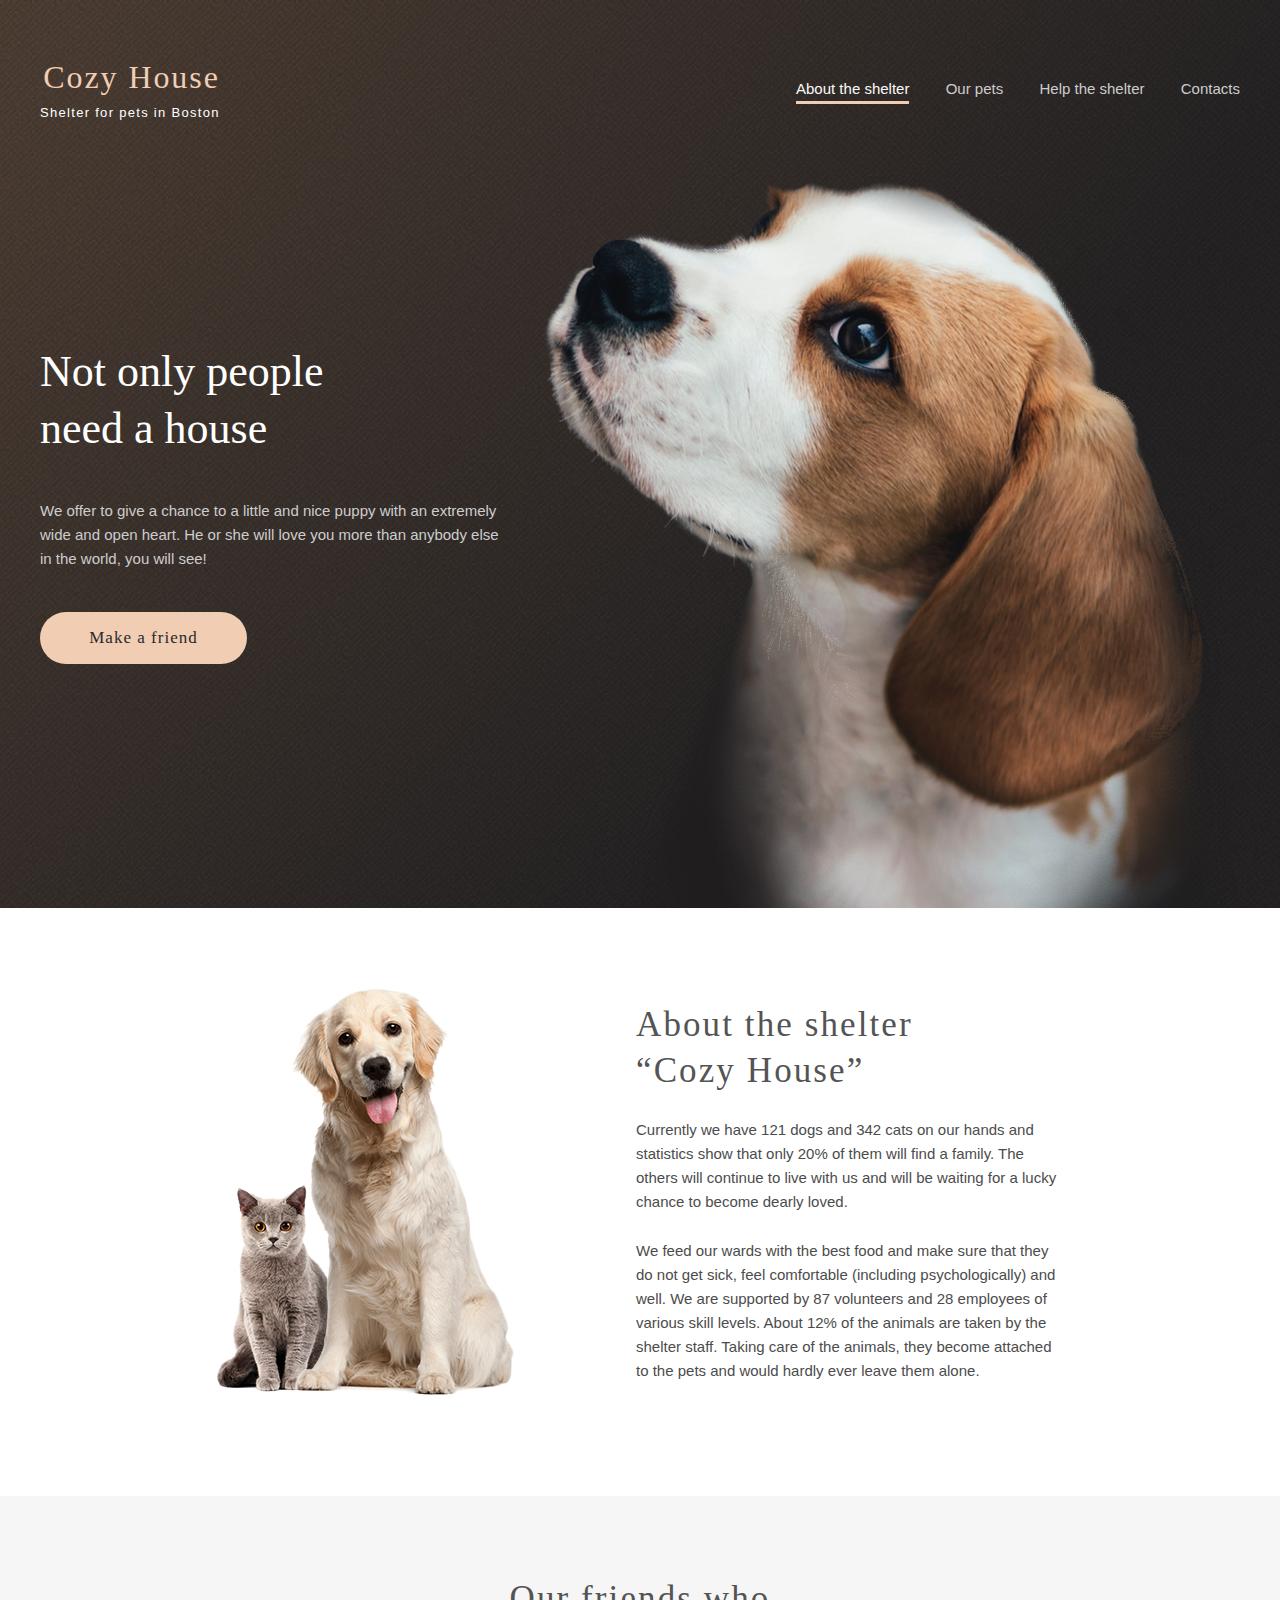
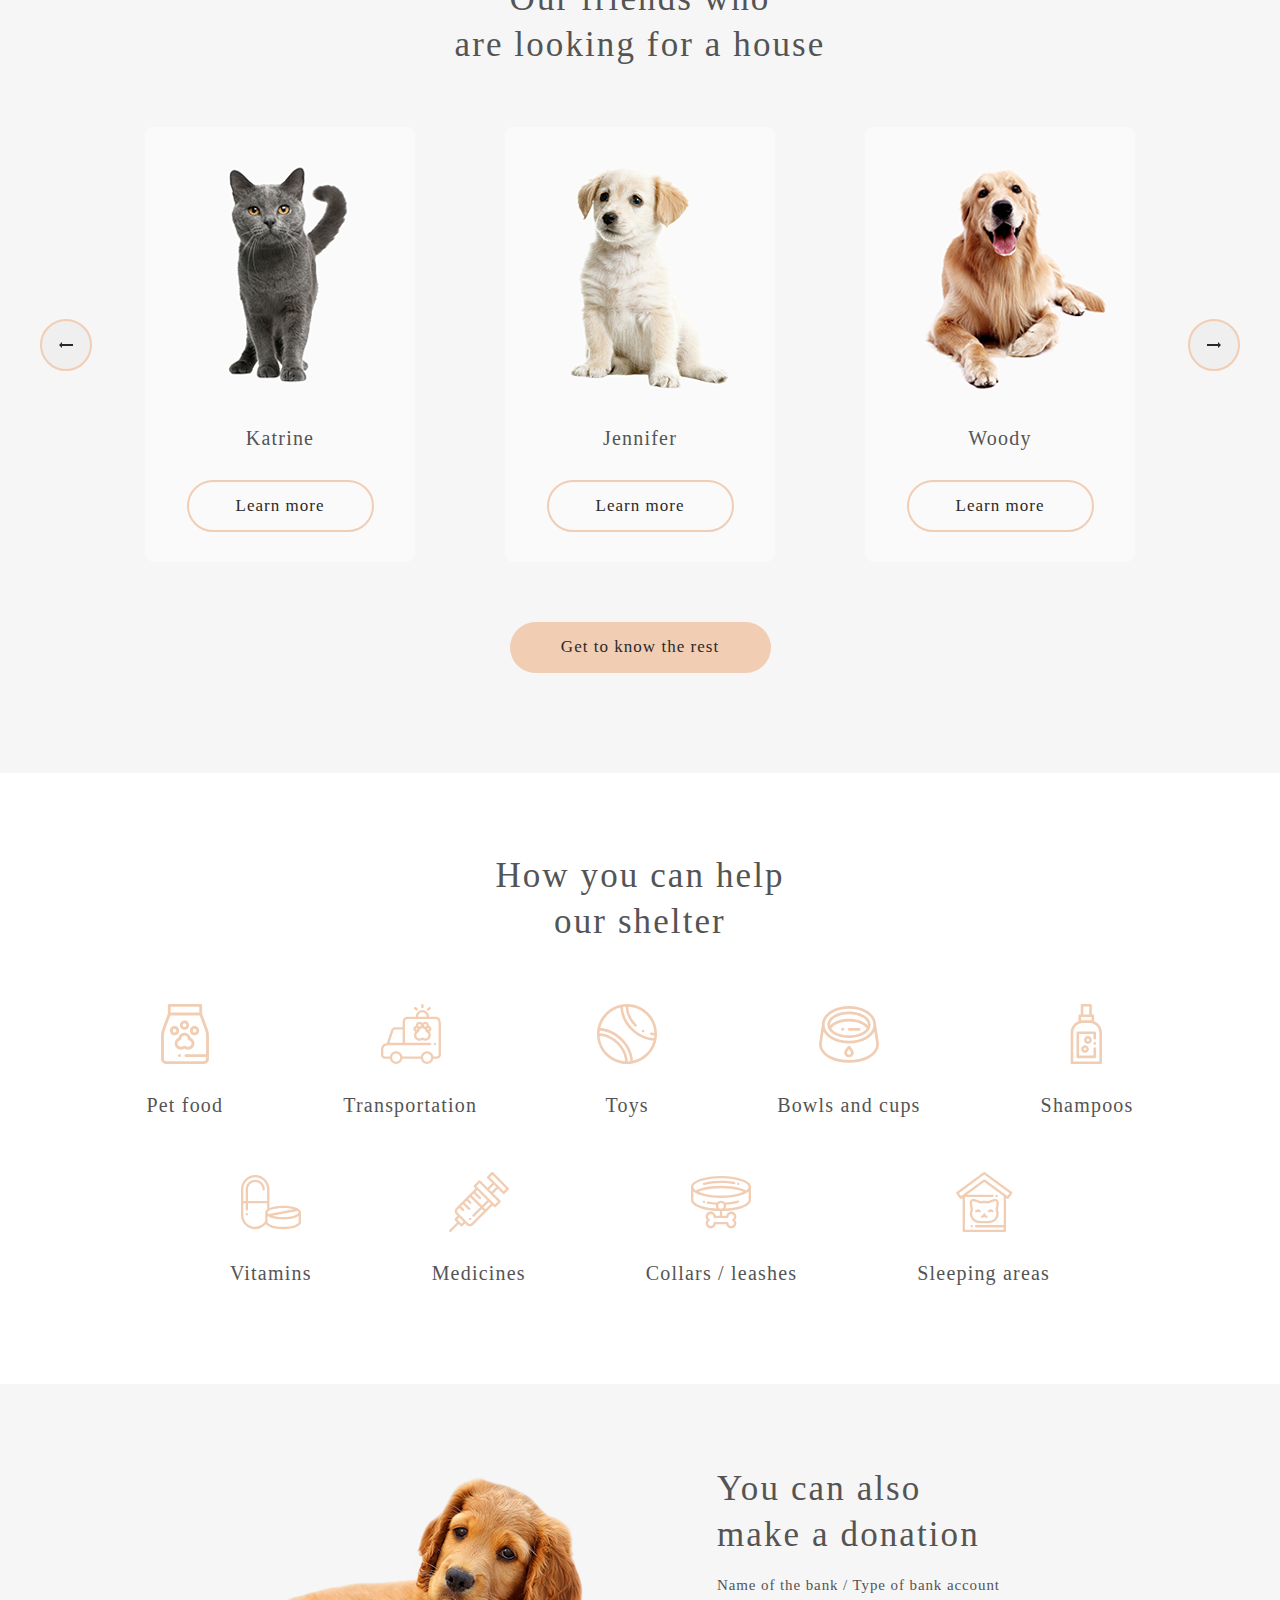
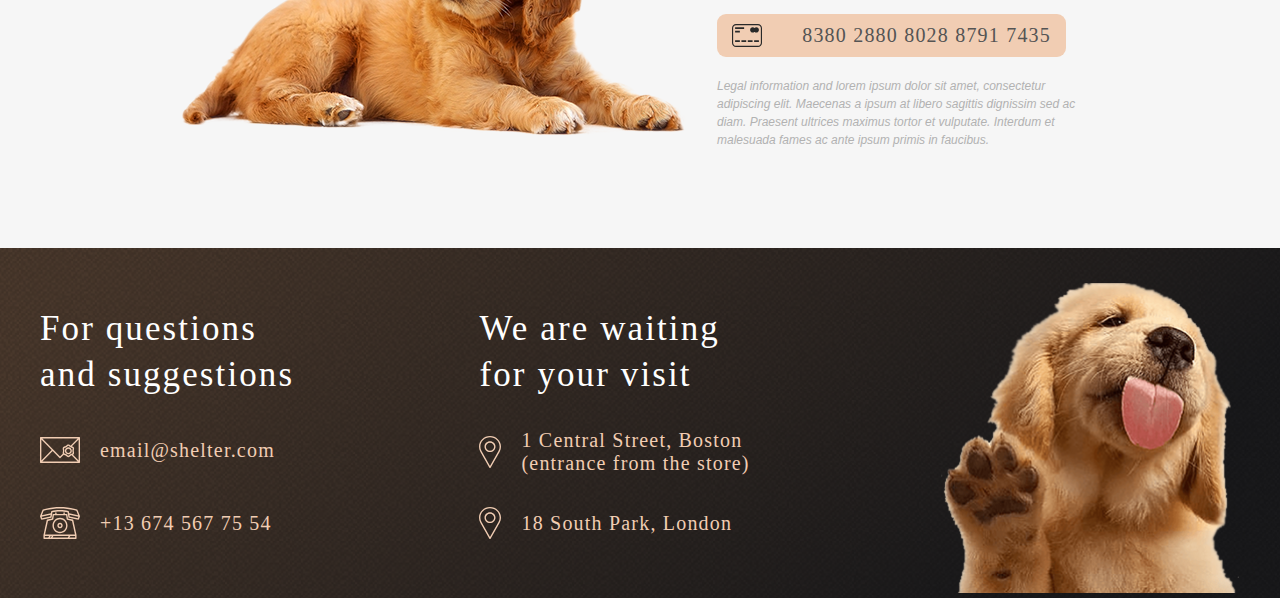
<file: pages/main/index.html>
<!DOCTYPE html>
<html lang="en">

<head>
    <meta charset="UTF-8">
    <meta name="viewport" content="width=device-width, initial-scale=1.0">
    <title>shelter</title>
    <link rel="stylesheet" href="style.css">
</head>

<body>
    <div class="header-wrapper">
        <section class="header-block">
            <header>
                <a href="./index.html" class="header-logo">
                    <h1 class="header-logo-title">
                        Cozy House
                    </h1>
                    <div class="header-logo-subtitle">
                        Shelter for pets in Boston
                    </div>
                </a>
                <nav class="header-nav">
                    <a class="header-nav-link header-nav-link-active" href="./index.html">About the shelter</a>
                    <a class="header-nav-link" href="../pets/index.html">Our pets</a>
                    <a class="header-nav-link" href="#">Help the shelter</a>
                    <a class="header-nav-link" href="#">Contacts</a>
                </nav>
                <div class="burger-button under768"><span></span></div>
            </header>
            <div class="header-content">
                <div class="content-text-part">
                    <h2 class="header-text-title">
                        Not only people need a house
                    </h2>
                    <div class="text-desc">
                        We offer to give a chance to a little and nice puppy with an extremely wide and open heart. He
                        or
                        she will love you more than anybody else in the world, you will see!
                    </div>
                    <button onclick="document.location='../pets/index.html'" class="main-btn header-btn"
                        href="../pets/index.html">
                        Make a friend
                    </button>
                </div>

                <div class="content-img-part">
                    <img src="../../assets/images/start-screen-puppy.png" alt="start-screen-puppy">
                </div>
            </div>
        </section>
    </div>

    <section class="about">
        <div class="about-container">
            <div class="about-content-img-part">
                <img src="../../assets/images/about-pets.png" alt="about-pets">
            </div>

            <div class="about-content-text-part">
                <h2 class="text-title about-text-title">
                    About the shelter “Cozy House”
                </h2>
                <div class="about-text-desc">
                    <p class="about-text-desc-p p1">
                        Currently we have 121 dogs and 342 cats on our hands and statistics show that only 20% of them
                        will find a family. The others will continue to live with us and will be waiting for a lucky
                        chance to become dearly loved.
                    </p>
                    <p class="about-text-desc-p p2">
                        We feed our wards with the best food and make sure that they do not get sick, feel comfortable
                        (including psychologically) and well. We are supported by 87 volunteers and 28 employees of
                        various skill levels. About 12% of the animals are taken by the shelter staff. Taking care of
                        the animals, they become attached to the pets and would hardly ever leave them alone.
                    </p>
                </div>
            </div>
        </div>
    </section>
    <div class="our-friends-wrapper">
        <section class="our-friends">
            <div class="our-friends-container">
                <h2 class="text-title-center">
                    Our friends who <br>
                    are looking for a house
                </h2>
                <div class="slider-wrapper">
                    <button class="slider-btn slider-btn-prev">
                        <img src="../../assets/icons/ArrowL.svg" alt="ArrowL">
                    </button>
                    <div class="animal-cards"></div>
                    <button class="slider-btn slider-btn-next">
                        <img src="../../assets/icons/ArrowR.svg" alt="ArrowR">
                    </button>
                </div>
                <button onclick="document.location='../pets/index.html'"
                    class="main-btn our-friends-btn our-friends-btn320">
                    Get to know the rest
                </button>
            </div>
        </section>
    </div>

    <section class="help-section">
        <div class="help-section-container">
            <h2 class="text-title-center">
                How you can help<br>
                our shelter
            </h2>
            <div class="icons-container">
                <div class="icon-item icon-item-1">
                    <img src="../../assets/icons/icon-pet-food.svg" alt="">
                    <h3 class="icon-header">Pet food</h3>
                </div>
                <div class="icon-item icon-item-2">
                    <img src="../../assets/icons/icon-transportation.svg" alt="">
                    <h3 class="icon-header">Transportation</h3>
                </div>
                <div class="icon-item icon-item-3">
                    <img src="../../assets/icons/toys.svg" alt="">
                    <h3 class="icon-header">Toys</h3>
                </div>
                <div class="icon-item icon-item-4">
                    <img src="../../assets/icons/bowls-and-cups.svg" alt="">
                    <h3 class="icon-header">Bowls and cups</h3>
                </div>
                <div class="icon-item icon-item-5">
                    <img src="../../assets/icons/shampoos.svg" alt="">
                    <h3 class="icon-header">Shampoos</h3>
                </div>

                <div class="icon-item icon-item-6">
                    <img src="../../assets/icons/vitamins.svg" alt="">
                    <h3 class="icon-header">Vitamins</h3>
                </div>
                <div class="icon-item icon-item-7">
                    <img src="../../assets/icons/medicines.svg" alt="">
                    <h3 class="icon-header">Medicines</h3>
                </div>
                <div class="icon-item icon-item-8">
                    <img src="../../assets/icons/collars-or-leashes.svg" alt="">
                    <h3 class="icon-header">Collars / leashes</h3>
                </div>
                <div class="icon-item icon-item-9">
                    <img src="../../assets/icons/sleeping-area.svg" alt="">
                    <h3 class="icon-header">Sleeping areas</h3>
                </div>

            </div>
        </div>
    </section>

    <div class="donation-wrapper">
        <section class="donation-section">
            <div class="donation-section-container">
                <div class="donation-section-img-part">
                    <img src="../../assets/images/donation-dog.png" alt="about-pets">
                </div>

                <div class="donation-section-text-part">
                    <h2 class="text-title">
                        You can also <br> make a donation
                    </h2>
                    <div class="donation-section-text-desc">
                        <h5 class="donation-section-subtitle">
                            Name of the bank / Type of bank account
                        </h5>
                        <a href="#" class="donation-section-card">
                            <div class="donation-section-card-container">
                                <img src="../../assets/icons/credit-card.svg" alt="credit-card">
                                <div class="donation-section-card-number">8380 2880 8028 8791 7435</div>
                            </div>
                        </a>
                        <p class="legal-information">
                            Legal information and lorem ipsum dolor sit amet, consectetur adipiscing elit. Maecenas a
                            ipsum at libero sagittis dignissim sed ac diam. Praesent ultrices maximus tortor et
                            vulputate. Interdum et malesuada fames ac ante ipsum primis in faucibus.
                        </p>
                    </div>
                </div>
            </div>
        </section>
    </div>

    <div class="footer-wrapper">
        <footer>
            <div class="footer-container">
                <div class="for-questions-block">
                    <h3 class="footer-title">
                        For questions <br> and suggestions
                    </h3>
                    <a href="mailto:https://mail.yandex.ru/" class="footer-row footer-mail-to">
                        <img src="../../assets/icons/mail.svg" alt="mail">
                        <h4 class="footer-row-desc">email@shelter.com</h4>
                    </a>
                    <a href="tel:+136745677554" class="footer-row for-questions-row">
                        <img src="../../assets/icons/phone.svg" alt="mail">
                        <h4 class="footer-row-desc">+13 674 567 75 54</h4>
                    </a>

                </div>
                <div class="we-are-waiting-block">
                    <h3 class="footer-title we-are-waiting-title">
                        We are waiting <br> for your visit
                    </h3>
                    <a href="https://www.google.com/maps/place/1+Central+St,+Boston,+MA+02109,+%D0%A1%D0%A8%D0%90/@42.3585519,-71.056915,17z/data=!3m1!4b1!4m5!3m4!1s0x89e370868bc2ce7b:0x82fa7db94f5fea9e!8m2!3d42.3585519!4d-71.0547263"
                        target="_blank" class="footer-row we-are-waiting-row">
                        <img class="footer-row-icon" src="../../assets/icons/pin.svg" alt="mail">
                        <h4 class="footer-row-desc footer-row-desc-1">1 Central Street, Boston <br> (entrance from the
                            store)</h4>
                    </a>
                    <a href="https://www.google.com/maps/search/18+South+Park,+London/@51.4314171,-0.1321769,13z/data=!3m1!4b1"
                        target="_blank" class="footer-row we-are-waiting-row">
                        <img class="footer-row-icon" src="../../assets/icons/pin.svg" alt="mail">
                        <h4 class="footer-row-desc footer-row-desc-2">18 South Park, London</h4>
                    </a>
                </div>
                <div class="img-block">
                    <img src="../../assets/images/footer-puppy.png" alt="footer-puppy">
                </div>

            </div>
        </footer>
    </div>

    


    <script src="./script.js"></script>
</body>

</html>
</file>
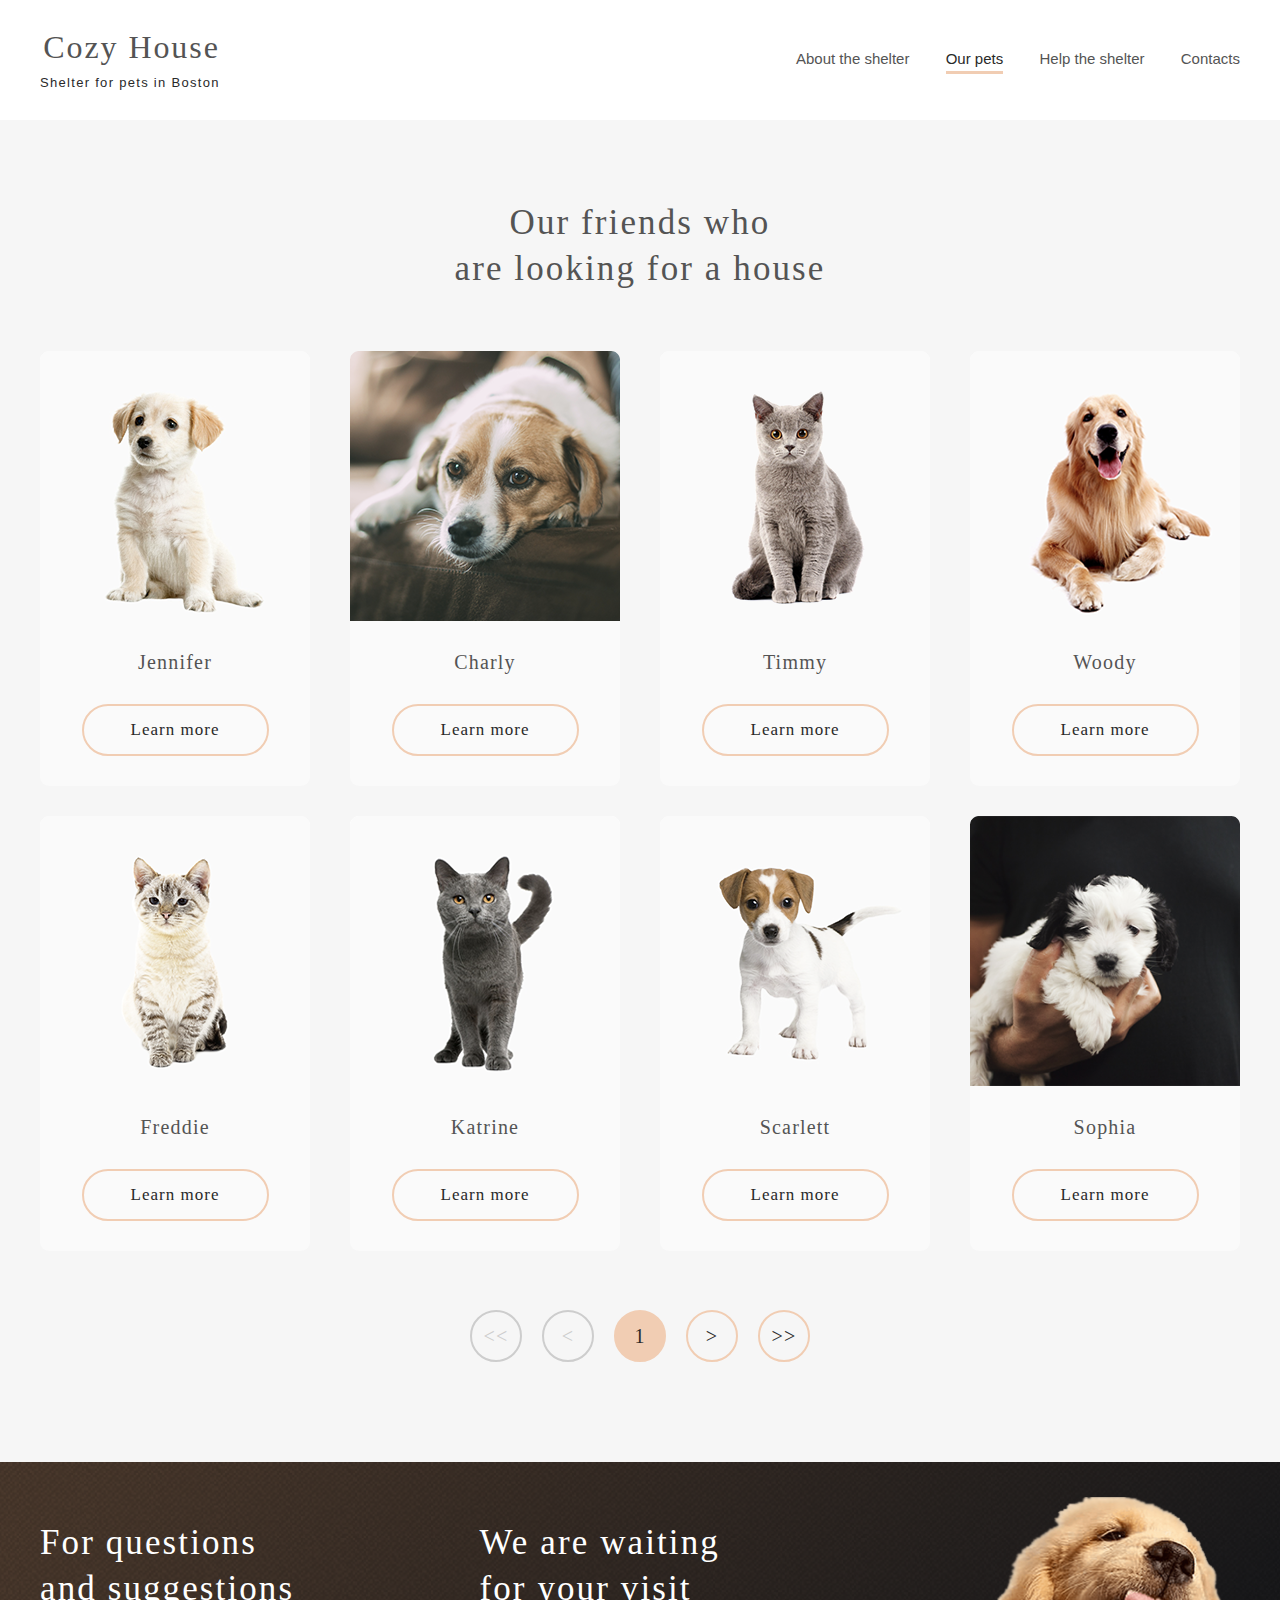
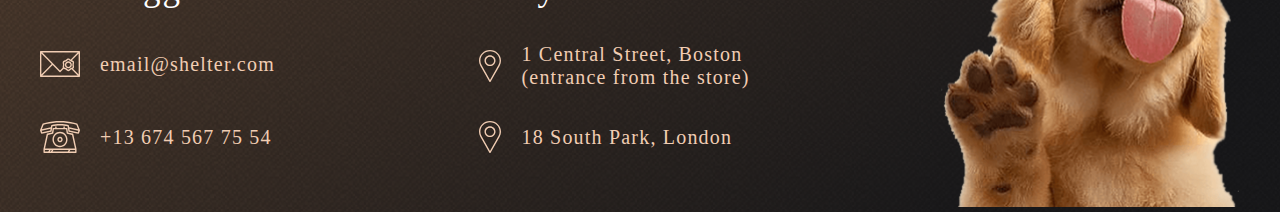
<file: pages/pets/index.html>
<!DOCTYPE html>
<html lang="en">

<head>
    <meta charset="UTF-8">
    <meta name="viewport" content="width=device-width, initial-scale=1.0">
    <title>pets</title>
    <link rel="stylesheet" href="style.css">
</head>

<body>
    <div class="header-wrapper">
        <section class="header-block">
            <header>
                <a href="../main/index.html" class="header-logo">
                    <h1 class="header-logo-title">
                        Cozy House
                    </h1>
                    <div class="header-logo-subtitle">
                        Shelter for pets in Boston
                    </div>
                </a>
                <nav class="header-nav">
                    <a class="header-nav-link" href="../main/index.html">About the shelter</a>
                    <a class="header-nav-link header-nav-link-active" href="./index.html">Our pets</a>
                    <a class="header-nav-link" href="#">Help the shelter</a>
                    <a class="header-nav-link" href="#">Contacts</a>
                </nav>
                <div class="burger-button under768"><span></span></div>
            </header>            
        </section>
    </div>

    <div class="our-friends-wrapper">
        <section class="our-friends">
            <div class="our-friends-container">
                <h2 class="text-title-center">
                    Our friends who <br>
                    are looking for a house
                </h2>
                <div class="pet-cards-wrapper"></div>
                <div class="pet-cards-pagination">
                    <button disabled="true" class="pag-btn disabled pag-btn-first">
                        <<
                    </button>
                    <button disabled="true" class="pag-btn disabled pag-btn-prev">
                        <
                    </button>
                    <button class="pag-btn pag-active-page">
                        1
                    </button>
                    <button class="pag-btn pag-btn-next">
                        >
                    </button>
                    <button class="pag-btn pag-btn-last">
                        >>
                    </button>
                </div>
            </div>
        </section>
    </div>

    <div class="footer-wrapper">
        <footer>
            <div class="footer-container">
                <div class="for-questions-block">
                    <h3 class="footer-title">
                        For questions <br> and suggestions
                    </h3>
                    <a href="mailto:https://mail.yandex.ru/" class="footer-row footer-mail-to">
                        <img src="../../assets/icons/mail.svg" alt="mail">
                        <h4 class="footer-row-desc">email@shelter.com</h4>
                    </a>
                    <a href="tel:+136745677554" class="footer-row for-questions-row">
                        <img src="../../assets/icons/phone.svg" alt="mail">
                        <h4 class="footer-row-desc">+13 674 567 75 54</h4>
                    </a>

                </div>
                <div class="we-are-waiting-block">
                    <h3 class="footer-title we-are-waiting-title">
                        We are waiting <br> for your visit
                    </h3>
                    <a href="https://www.google.com/maps/place/1+Central+St,+Boston,+MA+02109,+%D0%A1%D0%A8%D0%90/@42.3585519,-71.056915,17z/data=!3m1!4b1!4m5!3m4!1s0x89e370868bc2ce7b:0x82fa7db94f5fea9e!8m2!3d42.3585519!4d-71.0547263"
                        target="_blank" class="footer-row we-are-waiting-row">
                        <img class="footer-row-icon" src="../../assets/icons/pin.svg" alt="mail">
                        <h4 class="footer-row-desc footer-row-desc-1">1 Central Street, Boston <br> (entrance from the store)</h4>
                    </a>
                    <a href="https://www.google.com/maps/search/18+South+Park,+London/@51.4314171,-0.1321769,13z/data=!3m1!4b1"
                        target="_blank" class="footer-row we-are-waiting-row">
                        <img class="footer-row-icon" src="../../assets/icons/pin.svg" alt="mail">
                        <h4 class="footer-row-desc footer-row-desc-2">18 South Park, London</h4>
                    </a>
                </div>
                <div class="img-block">
                    <img src="../../assets/images/footer-puppy.png" alt="footer-puppy">
                </div>

            </div>
        </footer>
    </div>
    <script src="./script.js"></script>
</body>

</html>
</file>
<file: pages/main/style.css>
*,
*::before,
*::after {
    box-sizing: border-box;
}
body {
    margin: 0;
}
body.lock {
    overflow: hidden;
    /* padding-right: 17px; */
}
.header-wrapper {
    background: url(../../assets/images/start-screen-gradient-background.png) center center/cover no-repeat,
        radial-gradient(100% 215.42% at 0% 0%, #5b483a 0%, #262425 100%), #211f20;
}
.header-block {
    padding-top: 60px;
    height: 908px;
    max-width: 1280px;
    margin: 0 auto;
}
header {
    max-width: 1200px;
    margin: 0 auto;
    height: 60px;
    display: flex;
    justify-content: space-between;
    align-items: center;
}
.header-logo {
    display: flex;
    flex-direction: column;
    justify-content: space-between;
    align-items: flex-end;
    height: 100%;
    text-decoration: none;
}
.header-logo-title {
    margin: 0;
    font-family: Georgia;
    font-style: normal;
    font-weight: normal;
    font-size: 32px;
    line-height: 110%;
    letter-spacing: 0.06em;
    color: #f1cdb3;
}
.header-logo-subtitle {
    font-family: Arial;
    font-style: normal;
    font-weight: normal;
    font-size: 13px;
    line-height: 15px;
    letter-spacing: 0.1em;
    color: #ffffff;
}
.header-nav {
    margin-bottom: 3px;
    min-width: 37%;
    display: flex;
    justify-content: space-between;
    align-items: center;
}

.header-nav-link {
    position: relative;
    font-family: Arial;
    font-style: normal;
    font-weight: normal;
    font-size: 15px;
    line-height: 160%;
    color: #cdcdcd;
    text-decoration: none;
}
.header-nav-link:hover {
    color: #fafafa;
}
.header-nav-link::after {
    display: block;
    position: absolute;
    left: 0;
    width: 0;
    height: 3px;
    background-color: #f1cdb3;
    content: "";
    transition: width 0s ease-out;
}
.header-nav-link:hover:after {
    width: 100%;
}
.header-nav-link-active {
    color: #fafafa;
}
.header-nav-link-active::after {
    display: block;
    position: absolute;
    width: 100%;
    height: 3px;
    background-color: #f1cdb3;
    content: "";
}
.header-content {
    max-width: 1200px;
    margin: 0 auto;
}
.header-content {
    margin-top: 60px;
    display: flex;
    justify-content: space-between;
}
.content-text-part {
    margin-top: 163px;
    max-width: 460px;
    height: 321px;
}
.header-text-title {
    font-family: Georgia;
    font-style: normal;
    font-weight: normal;
    font-size: 44px;
    line-height: 130%;
    color: #ffffff;
    max-width: 310px;
    margin: 0;
}
.text-desc {
    font-family: Arial;
    font-style: normal;
    font-weight: normal;
    font-size: 15px;
    line-height: 160%;
    color: #cdcdcd;
    max-width: 460px;
    margin-top: 42px;
}
.main-btn {
    width: 207px;
    height: 52px;
    background: #f1cdb3;
    border-radius: 100px;
    border: none;
    font-family: Georgia;
    font-style: normal;
    font-weight: normal;
    font-size: 17px;
    line-height: 130%;
    letter-spacing: 0.06em;
    color: #292929;
    margin-top: 41px;
    cursor: pointer;
}
.main-btn:focus {
    outline: none;
}
.main-btn:hover {
    background: #fddcc4;
}
.main-btn:active {
    background: #fddcc4;
    box-shadow: inset 0 0 5px rgba(0, 0, 0, 0.5);
}
.about {
    max-width: 1280px;
    margin: 0 auto;
}
.about-container {
    max-width: 1200px;
    min-height: 588px;
    margin: 0 auto;
    display: flex;
    justify-content: space-around;
    padding-top: 80px;
    padding-left: 175px;
    padding-right: 175px;
}
.about-content-text-part {
    margin-top: 14px;
    margin-left: 121px;
    max-width: 430px;
}
.text-title {
    margin: 0;
    font-family: Georgia;
    font-style: normal;
    font-weight: normal;
    font-size: 35px;
    line-height: 130%;
    letter-spacing: 0.06em;
    color: #545454;
    max-width: 370px;
}
.about-text-desc {
    font-family: Arial;
    font-style: normal;
    font-weight: normal;
    font-size: 15px;
    line-height: 160%;
    color: #4c4c4c;
}
.about-text-desc-p {
    margin: 0;
    margin-top: 25px;
}
.our-friends-wrapper {
    background: #f6f6f6;
}
.our-friends {
    max-width: 1280px;
    height: 877px;
    margin: 0 auto;
    padding-top: 80px;
}
.our-friends-container {
    max-width: 1200px;
    height: 697px;
    margin: 0 auto;
    display: flex;
    flex-direction: column;
    align-items: center;
}
.our-friends-container button {
    margin-top: 0;
}
.our-friends-container button:active {
    background: #fddcc4;
    box-shadow: inset 0 0 5px rgba(0, 0, 0, 0.1);
}
.our-friends-btn {
    width: 261px;
    height: 52px;
}
.text-title-center {
    margin: 0;
    max-width: 400px;
    font-family: Georgia;
    font-style: normal;
    font-weight: normal;
    font-size: 35px;
    line-height: 130%;
    text-align: center;
    letter-spacing: 0.06em;
    color: #545454;
}
.slider-wrapper {
    display: flex;
    align-items: center;
}
.slider-btn {
    width: 52px;
    height: 52px;
    border: 2px solid #f1cdb3;
    border-radius: 100px;
    display: flex;
    justify-content: center;
    align-items: center;
    cursor: pointer;
}
.slider-btn:focus {
    outline: none;
}
.slider-btn:hover {
    background: #fddcc4;
}
.animal-cards {
    display: flex;
    justify-content: space-between;
    width: 990px;
    margin: 60px 53px;
    /* overflow: hidden; */
}
.animal-single-card {
    width: 270px;
    height: 435px;
    /* display: flex; */
    display: none;
    flex-direction: column;
    align-items: center;
    background: #fafafa;
    border-radius: 9px;
    padding: 0px 35px;
}
.animal-single-card:last-child {
    margin-right: 0;
}
.animal-single-card:hover {
    box-shadow: 0px 2px 35px 14px rgba(13, 13, 13, 0.04);
    cursor: pointer;
}
.animal-single-card button {
    width: 187px;
    height: 52px;
    margin-top: 30px;
    border: 2px solid #f1cdb3;
    background: inherit;
}
.pet-name {
    margin: 0;
    margin-top: 30px;
    font-family: Georgia;
    font-style: normal;
    font-weight: normal;
    font-size: 20px;
    line-height: 23px;
    text-align: center;
    letter-spacing: 0.06em;
    color: #545454;
}
.help-section {
    max-width: 1280px;
    margin: 0 auto;
}
.help-section-container {
    max-width: 1200px;
    height: 611px;
    margin: 0 auto;
    padding-top: 80px;
    display: flex;
    flex-direction: column;
    align-items: center;
}
/* ************************************** */
.icons-container {
    max-width: 1030px;
    height: 281px;
    margin-top: 5px;
    display: flex;
    flex-wrap: wrap;
    justify-content: center;
}
.icon-item {
    display: flex;
    flex-direction: column;
    align-items: center;
    height: 113px;
    margin-left: 120px;
    margin-top: 55px;
}
.icon-item:nth-child(1) {
    margin-left: 0;
}
.icon-item:nth-child(6) {
    margin-left: 0;
}
/* ************************************** */
.icon-header {
    margin: 0;
    font-family: Georgia;
    font-style: normal;
    font-weight: normal;
    font-size: 20px;
    line-height: 115%;
    text-align: center;
    letter-spacing: 0.06em;
    color: #545454;
    margin-top: 30px;
}
.row-two {
    margin-top: 52px;
    width: 982px;
}
.donation-wrapper {
    background: #f6f6f6;
}
.donation-section {
    max-width: 1280px;
    margin: 0 auto;
    padding-top: 92px;
}
.donation-section-container {
    max-width: 1200px;
    height: 372px;
    margin: 0 auto;
    display: flex;
}
.donation-section-img-part {
    margin-left: 142px;
}
.donation-section-text-part {
    margin-top: -10px;
    margin-left: 30px;
}
.donation-section-subtitle {
    margin: 0;
    font-family: Georgia;
    font-style: normal;
    font-weight: normal;
    font-size: 15px;
    line-height: 110%;
    letter-spacing: 0.06em;
    color: #545454;
    margin-top: 20px;
}
.donation-section-card {
    display: block;
    margin-top: 20px;
    max-width: 349px;
    height: 43px;
    background: #f1cdb3;
    border-radius: 9px;
    text-decoration: none;
    cursor: pointer;
}
.donation-section-card:hover {
    background: #fddcc4;
}
.donation-section-card:active {
    background: #fddcc4;
    box-shadow: inset 0 0 5px rgba(0, 0, 0, 0.1);
}
.donation-section-card-container {
    display: flex;
    width: inherit;
    height: inherit;
    padding: 10px 15px;
    justify-content: space-between;
    align-items: center;
}
.donation-section-card-number {
    font-family: Georgia;
    font-style: normal;
    font-weight: normal;
    font-size: 20px;
    line-height: 115%;
    letter-spacing: 0.06em;
    color: #545454;
}
.legal-information {
    font-family: Arial;
    font-style: italic;
    font-weight: normal;
    font-size: 12px;
    line-height: 18px;
    color: #b2b2b2;
    width: 380px;
    height: 72px;
    margin: 0;
    margin-top: 20px;
}
.footer-wrapper {
    background: url(../../assets/images/footer-gradient-background.png) center center/cover no-repeat,
        radial-gradient(110.67% 538.64% at 5.73% 50%, #513d2f 0%, #1a1a1c 100%), #211f20;
    overflow: hidden;
}
footer {
    height: 350px;
    max-width: 1280px;
    margin: 0 auto;
    padding-top: 35px;
}
.footer-container {
    margin: 0 auto;
    max-width: 1200px;
    height: 315px;
    display: flex;
    justify-content: space-between;
}
.footer-title {
    margin: 0;
    font-family: Georgia;
    font-style: normal;
    font-weight: normal;
    font-size: 35px;
    line-height: 130%;
    letter-spacing: 0.06em;
    color: #ffffff;
}
.footer-row {
    text-decoration: none;
    margin-top: 40px;
    display: flex;
    align-items: center;
}
.footer-row-desc {
    margin: 0;
    font-family: Georgia;
    font-style: normal;
    font-weight: normal;
    font-size: 20px;
    line-height: 115%;
    letter-spacing: 0.06em;
    color: #f1cdb3;
    margin-left: 20px;
}
.for-questions-block {
    margin-top: 23px;
}
.we-are-waiting-block {
    margin-top: 23px;
}
.we-are-waiting-title {
    margin-left: -5px;
}
.we-are-waiting-row {
    margin-left: -5px;
    margin-top: 32px;
}
.for-questions-row {
    margin-top: 44px;
}
.under768 {
    display: none;
}

@media screen and (max-width: 1279px) {
    .header-block {
        padding-top: 30px;
        padding-left: 30px;
        padding-right: 30px;
        height: 1165px;
        max-width: 768px;
    }
    .header-nav {
        min-width: 444px;
        margin-bottom: 6px;
    }
    .header-content {
        display: flex;
        flex-direction: column;
    }
    .content-text-part {
        margin: 0 auto;
        max-width: 460px;
        height: 321px;
    }
    .header-btn {
        margin-left: 126px;
    }
    .content-img-part img {
        margin-top: 98px;
        margin-left: 136px;
        max-height: 597px;
    }
    .about {
        max-width: 768px;
    }
    .about-container {
        max-width: 437px;
        min-height: 1048px;
        flex-direction: column;
        padding-left: 0;
        padding-right: 0;
        padding-top: 98px;
        justify-content: start;
    }
    .about-content-img-part {
        order: 1;
        margin: 0 auto;
        margin-top: 79px;
    }
    .about-content-text-part {
        margin-top: -18px;
        margin-left: 0px;
        max-width: 435px;
    }
    .responsive-hidden {
        display: none;
    }
    .our-friends {
        max-width: 768px;
        height: 877px;
        padding-top: 79px;
    }
    .our-friends-container {
        max-width: 708px;
    }
    .animal-cards {
        width: 580px;
        margin: 60px 13px;
    }
    .help-section {
        max-width: 768px;
        height: 779px;
        padding-top: 80px;
    }
    .help-section-container {
        padding-top: 0px;
        max-width: 630px;
        height: 599px;
    }
    .icons-container {
        width: 630px;
        height: 449px;
        display: flex;
        flex-direction: row;
        margin-top: 34px;
        align-items: center;
    }
    /* ************************** */
    .icon-item {
        display: flex;
        flex-direction: column;
        align-items: center;
        width: 170px;
        height: 113px;
        margin: 25px;
    }
    .icon-item:nth-child(1) {
        margin-left: 0;
    }
    .icon-item:nth-child(3) {
        margin-right: 0;
    }
    .icon-item:nth-child(4) {
        margin-left: 0;
    }
    .icon-item:nth-child(6) {
        margin-right: 0;
        margin-left: 25px;
    }
    .icon-item:nth-child(7) {
        margin-left: 0;
    }
    .icon-item:nth-child(9) {
        margin-right: 0;
    }
    .icon-item-1 img {
        margin-right: 18px;
    }
    .icon-item-1 h3 {
        margin-right: 20px;
    }
    .icon-item-2 img {
        margin-right: 22px;
    }
    .icon-item-3 img {
        margin-left: 15px;
    }
    .icon-item-3 h3 {
        margin-left: 20px;
    }
    .icon-item-4 img {
        margin-right: 20px;
        margin-top: 4px;
    }
    .icon-item-4 h3 {
        margin-right: 16px;
    }
    .icon-item-5 img {
        margin-right: 4px;
        margin-top: 4px;
    }
    .icon-item-6 img {
        margin-top: 4px;
        margin-left: 17px;
    }
    .icon-item-6 h3 {
        margin-left: 19px;
    }
    .icon-item-7 img {
        margin-top: 10px;
        margin-right: 20px;
    }
    .icon-item-7 h3 {
        margin-right: 20px;
    }
    .icon-item-8 img {
        margin-top: 10px;
    }
    .icon-item-9 img {
        margin-top: 11px;
        margin-left: 16px;
    }
    .icon-item-9 h3 {
        margin-left: 22px;
        margin-top: 29px;
    }
    /* ***************** */
    .donation-section {
        max-width: 768px;
        height: 783px;
        padding-top: 92px;
    }
    .donation-section-container {
        max-width: 550px;
        max-height: 783px;
        flex-direction: column;
    }
    .donation-section-img-part {
        order: 1;
        margin-left: 21px;
        margin-top: 61px;
    }
    .donation-section-text-part {
        margin-top: -12px;
        margin-left: 84px;
    }
    footer {
        height: 639px;
        max-width: 768px;
        padding-top: 35px;
    }
    .footer-container {
        max-width: 708px;
        height: 315px;
        flex-wrap: wrap;
    }
    .for-questions-block {
        margin-top: -5px;
        margin-left: 33px;
    }
    .we-are-waiting-block {
        margin-top: -4px;
        margin-right: 43px;
    }
    .img-block {
        margin: 0 auto;
        margin-top: 64px;
    }
    .footer-mail-to {
        margin-top: 43px;
    }
}
/* **************************************** */
@media screen and (max-width: 767px) {
    .under768 {
        display: block;
    }
    .burger-button {
        position: relative;
        width: 30px;
        height: 22px;
        display: flex;
        align-items: center;
        justify-content: center;
        cursor: pointer;
        margin-right: 54px;
        z-index: 3;
    }
    .burger-button:before,
    .burger-button:after {
        content: "";
        background-color: #f1cdb3;
        position: absolute;
        width: 100%;
        height: 2px;
        transition: all 0.3s ease 0s;
    }
    .burger-button:before {
        top: 0;
    }
    .burger-button:after {
        bottom: 0;
    }
    .burger-button span {
        position: absolute;
        background-color: #f1cdb3;
        width: 100%;
        height: 2px;
        transition: all 0.3s ease 0s;
    }
    .header-logo {
        z-index: 3;
        margin-left: 11px;
    }
    .header-nav {
        min-width: 0;
        position: fixed;
        top: -100%;
        /* left: -100%; */
        width: 320px;
        height: 100%;
        background-color: #292929;
        flex-direction: column;
        justify-content: flex-start;
        padding-top: 158px;
        text-align: center;
        z-index: 2;
        transition: all 0.3s ease 0s;
    }
    .header-nav.active {
        top: 0;
    }
    .header-nav-link {
        font-size: 32px;
        margin-bottom: 40px;
    }
    .burger-button.active:before,
    .burger-button.active:after,
    .burger-button.active span {
        transform: rotate(90deg);
        top: auto;
        bottom: auto;
    }
    .burger-button.active:before {
        left: 10px;
    }
    .burger-button.active:after {
        right: 10px;
    }
    body.lock {
        overflow: hidden;
    }
    body.lock::after {
        content: "";
        position: absolute;
        top: 0;
        left: 0;
        right: 0;
        bottom: 0;
        z-index: 1;
        background: rgba(41, 41, 41, 0.6);
    }
    /* *************************** */
    .header-block {
        height: 823px;
        max-width: 320px;
        padding: 0;
        padding-top: 31px;
    }

    .header-text-title {
        font-size: 25px;
        letter-spacing: 0.06em;
        text-align: center;
        width: 200px;
    }

    .text-desc {
        text-align: center;
        height: 96px;
        width: 300px;
    }
    .content-text-part {
        width: 300px;
        display: flex;
        flex-direction: column;
        justify-content: center;
        align-items: center;
    }
    .header-content {
        margin-top: 46px;
    }
    .header-btn {
        margin-left: 0;
    }
    .content-img-part img {
        margin-top: 93px;
        margin-left: 52px;
        max-height: 271.77px;
    }
    .about {
        width: 320px;
    }
    .text-title {
        font-style: normal;
        font-weight: normal;
        font-size: 25px;
        line-height: 130%;
        text-align: center;
        letter-spacing: 0.06em;
        max-width: 300px;
        margin: 0;
    }
    .about-text-title {
        width: 225px;
        margin-left: 39px;
    }
    .about-container {
        max-width: 300px;
        min-height: 974px;
        padding-top: 60px;
    }
    .about-content-img-part img {
        height: 353.6px;
    }
    .about-content-text-part {
        margin: 0 auto;
        width: 300px;
    }
    .about-text-desc {
        font-style: normal;
        font-weight: normal;
        font-size: 15px;
        line-height: 160%;
        text-align: justify;
    }
    .about-content-text-part {
        margin-top: -18px;
        margin-left: 0px;
        max-width: 270px;
    }
    .p1 {
        width: 270px;
        height: 144px;
        margin-left: 16px;
    }
    .p2 {
        width: 270px;
        height: 239px;
        margin-left: 15px;
        margin-top: 22px;
    }
    .about-content-img-part {
        margin-top: 42px;
    }
    .our-friends {
        max-width: 320px;
        height: 791px;
        padding-top: 42px;
        margin: 0 auto;
    }

    .our-friends-container {
        max-width: 300px;
        height: 707px;
        position: relative;
    }
    .responsive-320-hidden {
        display: none;
    }
    .text-title-center {
        font-style: normal;
        font-weight: normal;
        font-size: 25px;
        line-height: 130%;
        text-align: center;
        letter-spacing: 0.06em;
        width: 300px;
        margin-left: 4px;
    }
    .animal-cards {
        width: 270px;
        margin: 43px 0;
    }
    .slider-wrapper {
        position: relative;
    }
    .slider-btn {
        position: absolute;
    }
    .slider-btn:nth-child(1) {
        top: 427px;
        left: 43px;
    }
    .slider-btn:nth-child(3) {
        top: 427px;
        left: 175px;
    }
    .our-friends-container button {
        margin-top: 70px;
        height: 52px !important;
    }
    .slider-btn-resp-320 {
        margin-top: 29px !important;
    }
    .help-section {
        max-width: 320px;
        height: 745px;
        padding-top: 42px;
    }
    .help-section-container {
        width: 290px;
    }
    .icons-container {
        width: 290px;
        height: 555px;
    }
    .icon-item img {
        height: 50px;
    }
    .icon-header {
        font-style: normal;
        font-weight: normal;
        font-size: 15px;
        line-height: 110%;
        text-align: center;
        letter-spacing: 0.06em;
    }
    .icon-item {
        width: 130px;
        height: 87px;
        margin: 0px;
    }
    /* ************* */
    .icon-item-1 img {
        margin-right: 29px;
    }
    .icon-item-1 h3 {
        margin-right: 28px;
        margin-top: 22px;
    }
    .icon-item-2 img {
        margin-right: -31px;
    }
    .icon-item-2 h3 {
        margin-right: -33px;
        margin-top: 22px;
    }
    .icon-item-3 img {
        margin-left: -30px;
        margin-top: 18px;
    }
    .icon-item-3 h3 {
        margin-left: -27px;
        margin-top: 21px;
    }
    .icon-item-4 img {
        margin-right: -30px;
        margin-top: 17px;
    }
    .icon-item-4 h3 {
        margin-right: -32px;
        margin-top: 22px;
    }
    .icon-item-5 img {
        margin-right: 4px;
        margin-top: 34px;
    }
    .icon-item-5 h3 {
        margin-right: 3px;
        margin-top: 22px;
    }
    .icon-item-6 img {
        margin-top: 35px;
        margin-left: 5px;
    }
    .icon-item-6 h3 {
        margin-left: 6px;
        margin-top: 21px;
    }
    .icon-item-7 img {
        margin-top: 52px;
        margin-right: 29px;
    }
    .icon-item-7 h3 {
        margin-right: 27px;
        margin-top: 21px;
    }
    .icon-item-8 img {
        margin-top: 52px;
        margin-left: 31px;
    }
    .icon-item-8 h3 {
        margin-right: -31px;
        margin-top: 21px;
    }
    .icon-item-9 img {
        margin-top: 69px;
        margin-left: -160px;
    }
    .icon-item-9 h3 {
        margin-left: -158px;
        margin-top: 21px;
    }
    /* *********************** */
    .donation-section {
        width: 320px;
        height: 542.2px;
        padding-top: 55px;
    }
    .donation-section-container {
        width: 300px;
    }
    .donation-section-img-part {
        margin-left: 19px;
        margin-top: 41px;
    }
    .donation-section-img-part img {
        height: 135.2px;
    }
    .donation-section-text-part {
        margin-top: -12px;
        margin-left: 31px;
    }
    .donation-section-card-number {
        font-style: normal;
        font-weight: normal;
        font-size: 15px;
        line-height: 110%;
        letter-spacing: 0.06em;
    }
    .donation-section-card {
        width: 281px;
        height: 43px;
        margin-left: -22px;
    }
    .donation-section-text-part .text-title {
        margin-left: -28px;
    }
    .donation-section-subtitle {
        font-family: Arial;
        line-height: 160%;
        margin-left: -18px;
        letter-spacing: 0px;
        width: 274px;
    }
    .legal-information {
        width: 280px;
        height: 90px;
        text-align: justify;
        margin-left: -21px;
    }
    footer {
        height: 809px;
        max-width: 320px;
    }
    .footer-container {
        max-width: 320px;
        height: 809px;
    }
    .img-block img {
        height: 269px;
    }
    .footer-title {
        font-size: 25px;
        line-height: 130%;
        text-align: center;
        width: 278px;
        height: 64px;
        margin-left: 9px;
    }
    .footer-title br {
        display: none;
    }
    .footer-mail-to {
        margin-top: 43px;
        margin-left: 22px;
    }
    .for-questions-row {
        margin-top: 44px;
        margin-left: 28px;
    }
    .we-are-waiting-title {
        margin-left: 22px;
        margin-top: 39px;
    }
    .we-are-waiting-row {
        margin-left: 10px;
        margin-top: 32px;
    }
    .footer-row-desc-1 {
        margin-top: 9px;
        width: 258.28px;
        height: 46px;
    }
    .footer-row-desc-2 {
        margin-top: 11px;
    }
    .footer-row-icon {
        margin-top: 7px;
    }
    .img-block {
        margin-top: 8px;
        margin-left: 30px;
    }
    .we-are-waiting-block {
        margin-top: -32px;
        margin-right: 43px;
    }
    .for-questions-block {
        margin-top: -5px;
        margin-left: 13px;
    }
}
/* Pet Modal Window */
.modal-wrapper {
    position: fixed;
    width: 100%;
    height: 100%;
    background-color: rgba(41, 41, 41, 0.1);
    top: 0;
    left: 0;
    display: none;
    align-items: center;
    justify-content: center;
    z-index: 3;
    /* hide */
    /* opacity: 0;
    visibility: hidden; */
}
.modal {
    display: flex;
    width: 900px;
    /* height: 500px; */
    height: fit-content;
    background: #fafafa;
    border-radius: 9px;
    /* align-items: center; */
}
.pet-info {
    margin-left: 29px;
    width: 351px;
    /* height: 362px; */
    height: fit-content;
    padding-top: 50px;
    padding-right: 20px;
    position: relative;
}
.pet-name-modal {
    font-family: Georgia;
    font-style: normal;
    font-weight: normal;
    font-size: 35px;
    line-height: 130%;
    letter-spacing: 0.06em;
    color: #000000;
}
.pet-image-modal {
    width: 500px;
    height: 500px;
}
.pet-image-modal img {
    height: 100%;
}
.pet-breed-modal {
    font-family: Georgia;
    font-style: normal;
    font-weight: normal;
    font-size: 20px;
    line-height: 115%;
    letter-spacing: 0.06em;
    color: #000000;
    margin-top: 10px;
}
.pet-desc-modal {
    font-family: Georgia;
    font-style: normal;
    font-weight: normal;
    font-size: 15px;
    line-height: 110%;
    letter-spacing: 0.06em;
    color: #000000;
    margin-top: 40px;
}
.pet-features-list {
    list-style: none;
    margin-top: 40px;
}
.pet-features-item {
    font-family: Georgia;
    font-style: normal;
    font-weight: normal;
    font-size: 15px;
    line-height: 110%;
    letter-spacing: 0.06em;
    color: #000000;
    margin-bottom: 10px;
}
.pet-features-item span {
    font-weight: bold;
}
.pet-features-item::before {
    content: "\2022";
    color: #f1cdb3;
    font-weight: bold;
    display: inline-block;
    width: 1em;
    margin-left: -1em;
}
.modal-close {
    width: 52px;
    height: 52px;
    border: 2px solid #f1cdb3;
    border-radius: 50%;
    cursor: pointer;
    background: transparent;
    position: absolute;
    top: -55px;
    left: 365px;
}
.modal-close:focus {
    outline: none;
}
.modal-close:hover {
    background: #fddcc4;
}
.modal-close:active {
    background: #fddcc4;
    box-shadow: inset 0 0 5px rgba(0, 0, 0, 0.1);
}

/* 768 */
@media screen and (max-width: 1279px) {
    .modal {
        width: 630px;
        /* height: 350px; */
    }
    .pet-info {
        width: 260px;
        /* height: 303px; */
        padding-top: 10px;
        padding-right: 10px;
        margin-left: 11px;
    }
    .pet-name-modal {
        font-size: 35px;
    }
    .pet-image-modal {
        width: 350px;
        height: 350px;
    }
    .pet-breed-modal {
        font-size: 20px;
    }
    .pet-desc-modal {
        font-size: 13px;
        margin-top: 20px;
    }
    .pet-features-list {
        margin-top: 20px;
    }
    .pet-features-item {
        font-size: 15px;
        margin-bottom: 5px;
    }
    .pet-features-item span {
        font-weight: bold;
    }
    .modal-close {
        left: 265px;
    }
}

@media screen and (max-width: 767px) {
    .modal {
        width: 240px;
        /* height: 341px; */
    }
    .pet-image-modal {
        display: none;
    }
    .pet-info {
        width: 240px;
        /* height: 341px; */
        /* padding: 10px; */
    }
    .pet-features-list {
        margin-top: 24px;
        padding-left: 1em;
    }
    .modal-close {
        left: 210px;
    }
}
</file>
<file: pages/pets/style.css>
*,
*::before,
*::after {
    box-sizing: border-box;
}
body {
    margin: 0;
}
.header-wrapper {
    background: #ffffff;
    position: sticky;
    top: 0;
    z-index: 2;
}
.header-block {
    padding-top: 30px;
    height: 120px;
    max-width: 1280px;
    margin: 0 auto;
}
header {
    max-width: 1200px;
    margin: 0 auto;
    height: 60px;
    display: flex;
    justify-content: space-between;
    align-items: center;
}
.header-logo {
    display: flex;
    flex-direction: column;
    justify-content: space-between;
    align-items: flex-end;
    height: 100%;
    text-decoration: none;
}
.header-logo-title {
    margin: 0;
    font-family: Georgia;
    font-style: normal;
    font-weight: normal;
    font-size: 32px;
    line-height: 110%;
    letter-spacing: 0.06em;
    color: #545454;
}
.header-logo-subtitle {
    font-family: Arial;
    font-style: normal;
    font-weight: normal;
    font-size: 13px;
    line-height: 15px;
    letter-spacing: 0.1em;
    color: #292929;
}
.header-nav {
    margin-bottom: 3px;
    min-width: 37%;
    display: flex;
    justify-content: space-between;
    align-items: center;
}
.header-nav-link {
    position: relative;
    font-family: Arial;
    font-style: normal;
    font-weight: normal;
    font-size: 15px;
    line-height: 160%;
    color: #545454;
    text-decoration: none;
}
.header-nav-link:hover {
    color: #292929;
}
.header-nav-link::after {
    display: block;
    position: absolute;
    left: 0;
    width: 0;
    height: 3px;
    background-color: #f1cdb3;
    content: "";
    transition: width 0s ease-out;
}
.header-nav-link:hover:after {
    width: 100%;
}
.header-nav-link-active {
    color: #292929;
}
.header-nav-link-active::after {
    display: block;
    position: absolute;
    width: 100%;
    height: 3px;
    background-color: #f1cdb3;
    content: "";
}
.our-friends-wrapper {
    background: #f6f6f6;
}
.our-friends {
    max-width: 1280px;
    height: 1342px;
    margin: 0 auto;
    padding-top: 80px;
}
.our-friends-container {
    max-width: 1200px;
    margin: 0 auto;
    display: flex;
    flex-direction: column;
    align-items: center;
}
.text-title-center {
    margin: 0;
    max-width: 400px;
    font-family: Georgia;
    font-style: normal;
    font-weight: normal;
    font-size: 35px;
    line-height: 130%;
    text-align: center;
    letter-spacing: 0.06em;
    color: #545454;
}
.main-btn {
    width: 207px;
    height: 52px;
    background: #f1cdb3;
    border-radius: 100px;
    border: none;
    font-family: Georgia;
    font-style: normal;
    font-weight: normal;
    font-size: 17px;
    line-height: 130%;
    letter-spacing: 0.06em;
    color: #292929;
    margin-top: 41px;
    cursor: pointer;
}
.main-btn:focus {
    outline: none;
}
.main-btn:hover {
    background: #fddcc4;
}
.main-btn:active {
    background: #fddcc4;
    box-shadow: inset 0 0 5px rgba(0, 0, 0, 0.1);
}
.pet-cards-wrapper {
    margin-top: 60px;
    display: flex;
    flex-wrap: wrap;
    justify-content: space-between;
    width: 1200px;
    height: 930px;
}
.animal-single-card {
    width: 270px;
    height: 435px;
    display: none;
    /* display: flex; */
    flex-direction: column;
    align-items: center;
    background: #fafafa;
    border-radius: 9px;
    padding: 0px 35px;
}
.animal-single-card:hover {
    box-shadow: 0px 2px 35px 14px rgba(13, 13, 13, 0.04);
    cursor: pointer;
}
.animal-single-card button {
    width: 187px;
    height: 52px;
    margin-top: 30px;
    border: 2px solid #f1cdb3;
    background: inherit;
}
.pet-name {
    margin: 0;
    margin-top: 30px;
    font-family: Georgia;
    font-style: normal;
    font-weight: normal;
    font-size: 20px;
    line-height: 23px;
    text-align: center;
    letter-spacing: 0.06em;
    color: #545454;
}
.pet-cards-pagination {
    margin-top: 29px;
    display: flex;
    justify-content: space-between;
    width: 340px;
    height: 52px;
}
.pag-btn {
    width: 52px;
    height: 52px;
    border: 2px solid #f1cdb3;
    border-radius: 100px;
    display: flex;
    justify-content: center;
    align-items: center;
    cursor: pointer;
    background: inherit;
    font-family: Georgia;
    font-style: normal;
    font-weight: normal;
    font-size: 20px;
    line-height: 115%;
    text-align: center;
    letter-spacing: 0.06em;
    color: #292929;
}
.pag-btn:focus {
    outline: none;
}
.pag-btn:hover {
    background: #fddcc4;
}
.pag-btn:active {
    background: #fddcc4;
    box-shadow: inset 0 0 5px rgba(0, 0, 0, 0.1);
}
.pag-active-page {
    background: #f1cdb3;
    cursor: auto;
}
.pag-active-page:active {
    background: #f1cdb3;
    box-shadow: none;
}
.pag-active-page:hover {
    background: #f1cdb3;
}
.disabled {
    border: 2px solid #cdcdcd;
    font-family: Georgia;
    font-style: normal;
    font-weight: normal;
    font-size: 20px;
    line-height: 115%;
    text-align: center;
    color: #cdcdcd;
}
.disabled:hover {
    background: inherit;
    cursor: initial;
}
.disabled:active {
    background: inherit;
    box-shadow: none;
}
.footer-wrapper {
    background: url(../../assets/images/footer-gradient-background.png) center center/cover no-repeat,
        radial-gradient(110.67% 538.64% at 5.73% 50%, #513d2f 0%, #1a1a1c 100%), #211f20;
    overflow: hidden;
}
footer {
    height: 350px;
    max-width: 1280px;
    margin: 0 auto;
    padding-top: 35px;
}
.footer-container {
    margin: 0 auto;
    max-width: 1200px;
    height: 315px;
    display: flex;
    justify-content: space-between;
}
.footer-title {
    margin: 0;
    font-family: Georgia;
    font-style: normal;
    font-weight: normal;
    font-size: 35px;
    line-height: 130%;
    letter-spacing: 0.06em;
    color: #ffffff;
}
.footer-row {
    text-decoration: none;
    margin-top: 40px;
    display: flex;
    align-items: center;
}
.footer-row-desc {
    margin: 0;
    font-family: Georgia;
    font-style: normal;
    font-weight: normal;
    font-size: 20px;
    line-height: 115%;
    letter-spacing: 0.06em;
    color: #f1cdb3;
    margin-left: 20px;
}
.for-questions-block {
    margin-top: 23px;
}
.we-are-waiting-block {
    margin-top: 23px;
}
.we-are-waiting-title {
    margin-left: -5px;
}
.we-are-waiting-row {
    margin-left: -5px;
    margin-top: 32px;
}
.for-questions-row {
    margin-top: 44px;
}
.under768 {
    display: none;
}
/* Responsive */
@media screen and (max-width: 1279px) {
    .header-block {
        padding-top: 30px;
        padding-left: 30px;
        padding-right: 30px;
        max-width: 768px;
    }
    header {
        max-width: 708px;
    }
    .header-nav {
        width: 443px;
    }
    .our-friends {
        max-width: 768px;
        height: 1733px;
    }
    .our-friends-container {
        width: 708px;
    }
    .pet-cards-wrapper {
        margin-top: 30px;
        display: flex;
        flex-wrap: wrap;
        justify-content: space-between;
        width: 580px;
        height: 1393px;
    }
    .resp-768-hidden {
        display: none;
    }
    .pet-cards-pagination {
        margin-top: 11px;
    }
    footer {
        height: 639px;
        max-width: 768px;
        padding-top: 35px;
    }
    .footer-container {
        max-width: 708px;
        height: 315px;
        flex-wrap: wrap;
    }
    .for-questions-block {
        margin-top: -5px;
        margin-left: 33px;
    }
    .we-are-waiting-block {
        margin-top: -4px;
        margin-right: 43px;
    }
    .img-block {
        margin: 0 auto;
        margin-top: 64px;
    }
    .footer-mail-to {
        margin-top: 43px;
    }
}
/* ************************* */
@media screen and (max-width: 767px) {
    .under768 {
        display: block;
    }
    .burger-button {
        position: relative;
        width: 30px;
        height: 22px;
        display: flex;
        align-items: center;
        justify-content: center;
        cursor: pointer;
        margin-right: 54px;
        z-index: 3;
    }
    .burger-button:before,
    .burger-button:after {
        content: "";
        background-color: #000;
        position: absolute;
        width: 100%;
        height: 2px;
        transition: all .3s ease 0s;
    }
    .burger-button:before {
        top: 0;
    }
    .burger-button:after {
        bottom: 0;
    }
    .burger-button span {
        position: absolute;
        background-color: #000;
        width: 100%;
        height: 2px;
        transition: all .3s ease 0s;
    }
    .header-logo {
        z-index: 3;
        margin-left: 11px;
    }
    .header-nav {
        min-width: 0;
        position: fixed;
        top: -100%;
        /* left: -100%; */
        width: 320px;
        height: 100%;
        background-color: #ffffff;
        flex-direction: column;
        justify-content: flex-start;
        padding-top: 158px;
        text-align: center;
        z-index: 2;
        transition: all .3s ease 0s;
    }
    .header-nav.active {
        top: 0; 
    }
    .header-nav-link {
        font-size: 32px;
        margin-bottom: 40px;
    }
    .burger-button.active:before,
    .burger-button.active:after,
    .burger-button.active span {
        transform: rotate(90deg);
        top: auto;
        bottom: auto;
    }
    .burger-button.active:before {
        left: 10px;
    }
    .burger-button.active:after {
        right: 10px;
    }
    body.lock {
        overflow: hidden;
        position: relative;
    }
    body.lock::after {
        content: "";
        position: absolute;
        top: 0;
        left: 0;
        right: 0;
        bottom: 0;
        z-index: 1;
        background: rgba(41, 41, 41, 0.6);
    }
    /* ******************** */
    .header-block {
        padding-left: 0px;
        padding-right: 0px;
        max-width: 320px;
    }
    .header-logo-subtitle {
        margin-left: 1px;
    }
    .header-logo {
        align-items: flex-start;
    }
    .our-friends {
        max-width: 320px;
        height: 1649px;
        padding-top: 42px;
    }
    .our-friends-container {
        width: 300px;
    }
    .text-title-center {
        font-size: 25px;
        width: 300px;
    }
    .resp-320-hidden {
        display: none;
    }
    .pet-cards-wrapper {
        width: 270px;
        height: 1393px;
        margin-top: 42px;
    }
    .pet-cards-pagination {
        width: 300px;
        margin-top: 13px;
    }
    footer {
        height: 809px;
        max-width: 320px;
    }
    .footer-container {
        max-width: 320px;
        height: 809px;
    }
    .img-block img {
        height: 269px;
    }
    .footer-title {
        font-size: 25px;
        line-height: 130%;
        text-align: center;
        width: 278px;
        height: 64px;
        margin-left: 9px;
    }
    .footer-title br {
        display: none;
    }
    .footer-mail-to {
        margin-top: 43px;
        margin-left: 22px;
    }
    .for-questions-row {
        margin-top: 44px;
        margin-left: 28px;
    }
    .we-are-waiting-title {
        margin-left: 22px;
        margin-top: 39px;
    }
    .we-are-waiting-row {
        margin-left: 10px;
        margin-top: 32px;
    }
    .footer-row-desc-1 {
        margin-top: 9px;
        width: 258.28px;
        height: 46px;
    }
    .footer-row-desc-2 {
        margin-top: 11px;
    }
    .footer-row-icon {
        margin-top: 7px;
    }
    .img-block {
        margin-top: 8px;
        margin-left: 30px;
    }
    .we-are-waiting-block {
        margin-top: -32px;
        margin-right: 43px;
    }
    .for-questions-block {
        margin-top: -5px;
        margin-left: 13px;
    }    
}

.modal-wrapper {    
    position: fixed;
    width: 100%;
    height: 100%;
    background-color: rgba(41, 41, 41, 0.1);
    top: 0;
    left: 0;
    display: none;
    align-items: center;
    justify-content: center;
    z-index: 3;
    /* hide */
    /* opacity: 0;
    visibility: hidden; */
}
.modal {    
    display: flex;
    width: 900px;
    /* height: 500px; */
    height: fit-content;
    background: #fafafa;
    border-radius: 9px;
    /* align-items: center; */
}
.pet-info {
    margin-left: 29px;
    width: 351px;
    /* height: 362px; */
    height: fit-content;
    padding-top: 50px;
    padding-right: 20px;
    position: relative;
}
.pet-name-modal {
    font-family: Georgia;
    font-style: normal;
    font-weight: normal;
    font-size: 35px;
    line-height: 130%;
    letter-spacing: 0.06em;
    color: #000000;
}
.pet-image-modal {
    width: 500px;
    height: 500px;
}
.pet-image-modal img {
    height: 100%;
}
.pet-breed-modal {
    font-family: Georgia;
    font-style: normal;
    font-weight: normal;
    font-size: 20px;
    line-height: 115%;
    letter-spacing: 0.06em;
    color: #000000;
    margin-top: 10px;
}
.pet-desc-modal {
    font-family: Georgia;
    font-style: normal;
    font-weight: normal;
    font-size: 15px;
    line-height: 110%;
    letter-spacing: 0.06em;
    color: #000000;
    margin-top: 40px;
}
.pet-features-list {
    list-style: none;
    margin-top: 40px;
}
.pet-features-item {
    font-family: Georgia;
    font-style: normal;
    font-weight: normal;
    font-size: 15px;
    line-height: 110%;
    letter-spacing: 0.06em;
    color: #000000;
    margin-bottom: 10px;
}
.pet-features-item span {
    font-weight: bold;
}
.pet-features-item::before {
    content: "\2022";
    color: #f1cdb3;
    font-weight: bold;
    display: inline-block;
    width: 1em;
    margin-left: -1em;
}
.modal-close {
    width: 52px;
    height: 52px;
    border: 2px solid #f1cdb3;
    border-radius: 50%;
    cursor: pointer;
    background: transparent;
    position: absolute;
    top: -55px;
    left: 365px;
}
.modal-close:focus {
    outline: none;
}
.modal-close:hover {
    background: #fddcc4;
}
.modal-close:active {
    background: #fddcc4;
    box-shadow: inset 0 0 5px rgba(0, 0, 0, 0.1);
}

/* 768 */
@media screen and (max-width: 1279px) {
    .modal {
        width: 630px;
        /* height: 350px; */
    }
    .pet-info {
        width: 260px;
        /* height: 303px; */
        padding-top: 10px;
        padding-right: 10px;
        margin-left: 11px;
    }
    .pet-name-modal {
        font-size: 35px;
    }
    .pet-image-modal {
        width: 350px;
        height: 350px;
    }
    .pet-breed-modal {
        font-size: 20px;
    }
    .pet-desc-modal {
        font-size: 13px;
        margin-top: 20px;
    }
    .pet-features-list {
        margin-top: 20px;
    }
    .pet-features-item {
        font-size: 15px;
        margin-bottom: 5px;
    }
    .pet-features-item span {
        font-weight: bold;
    }
    .modal-close {
        left: 265px;
    }
}

@media screen and (max-width: 767px) {
    .modal {
        width: 240px;
        /* height: 341px; */
    }
    .pet-image-modal {
        display: none;
    }
    .pet-info {
        width: 240px;
        /* height: 341px; */
        /* padding: 10px; */
    }
    .pet-features-list {
        margin-top: 24px;
        padding-left: 1em;
    }
    .modal-close {
        left: 210px;
    }
}
</file>
